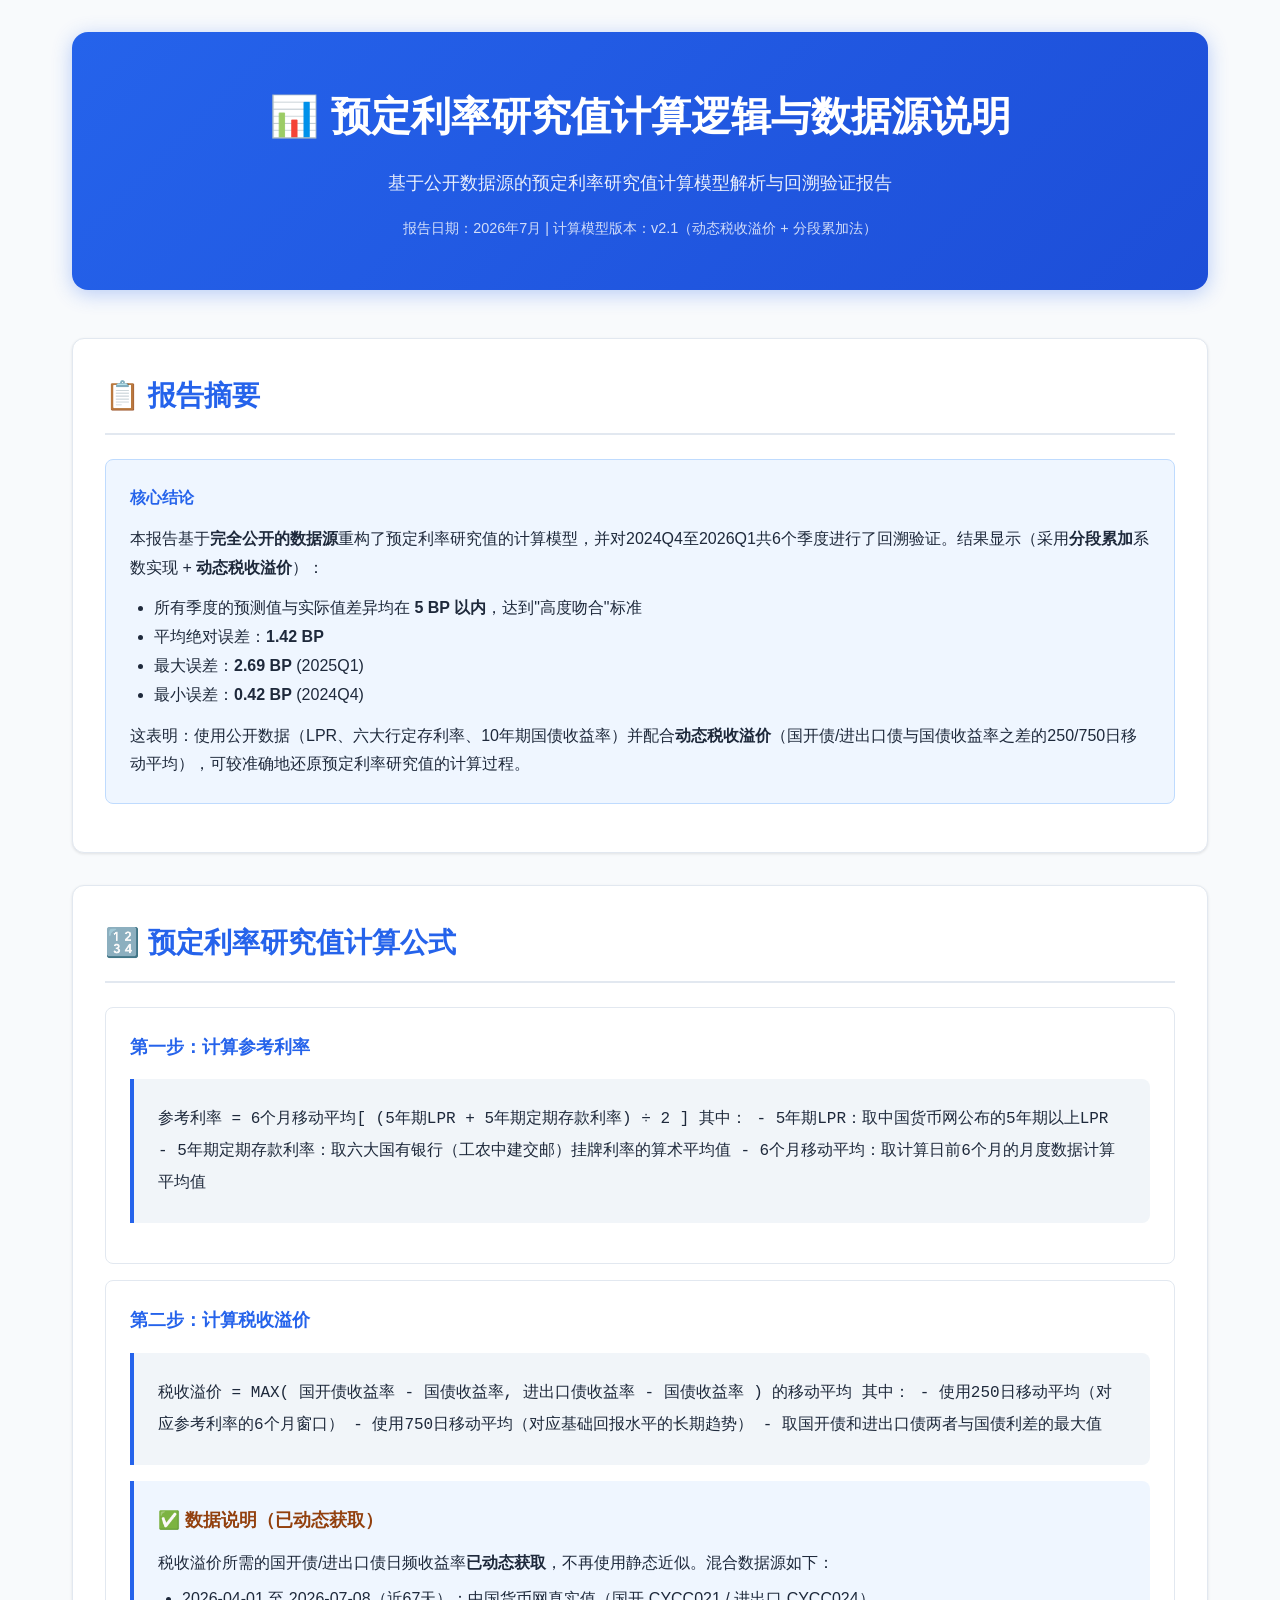
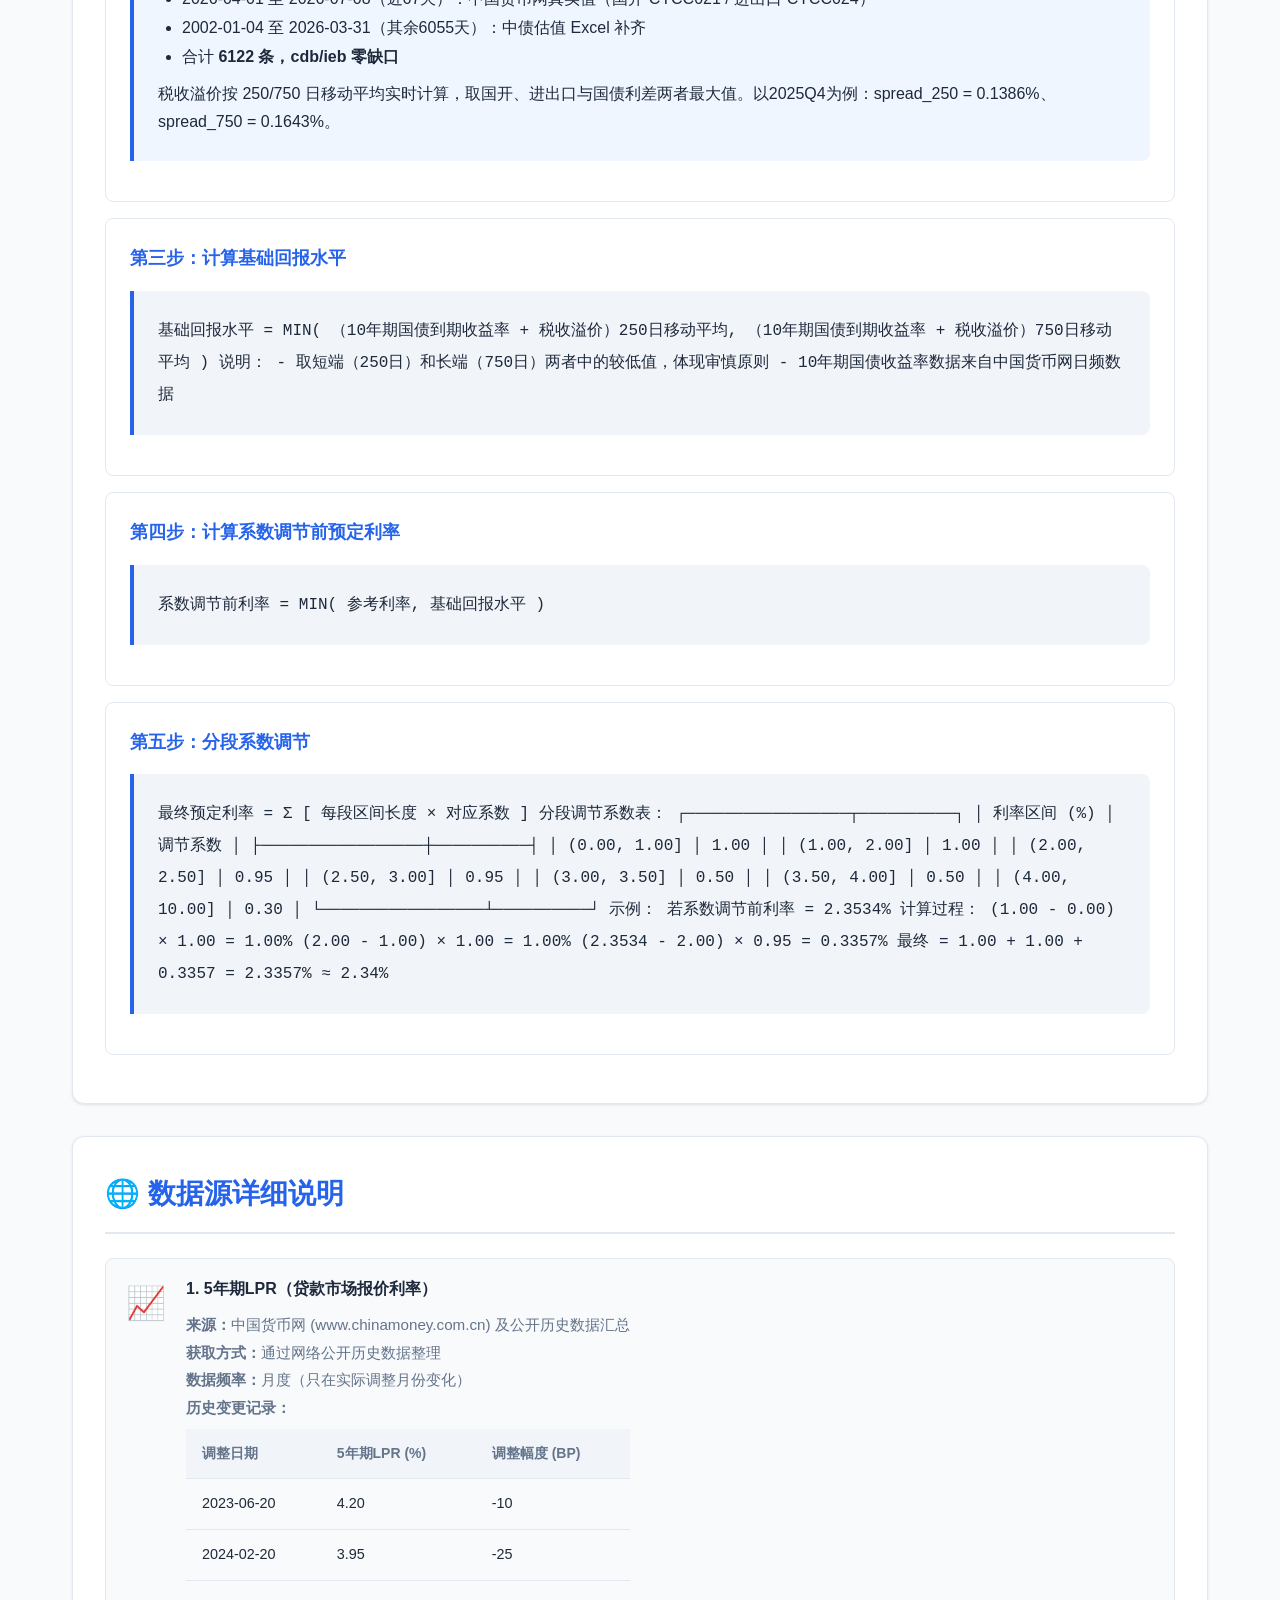
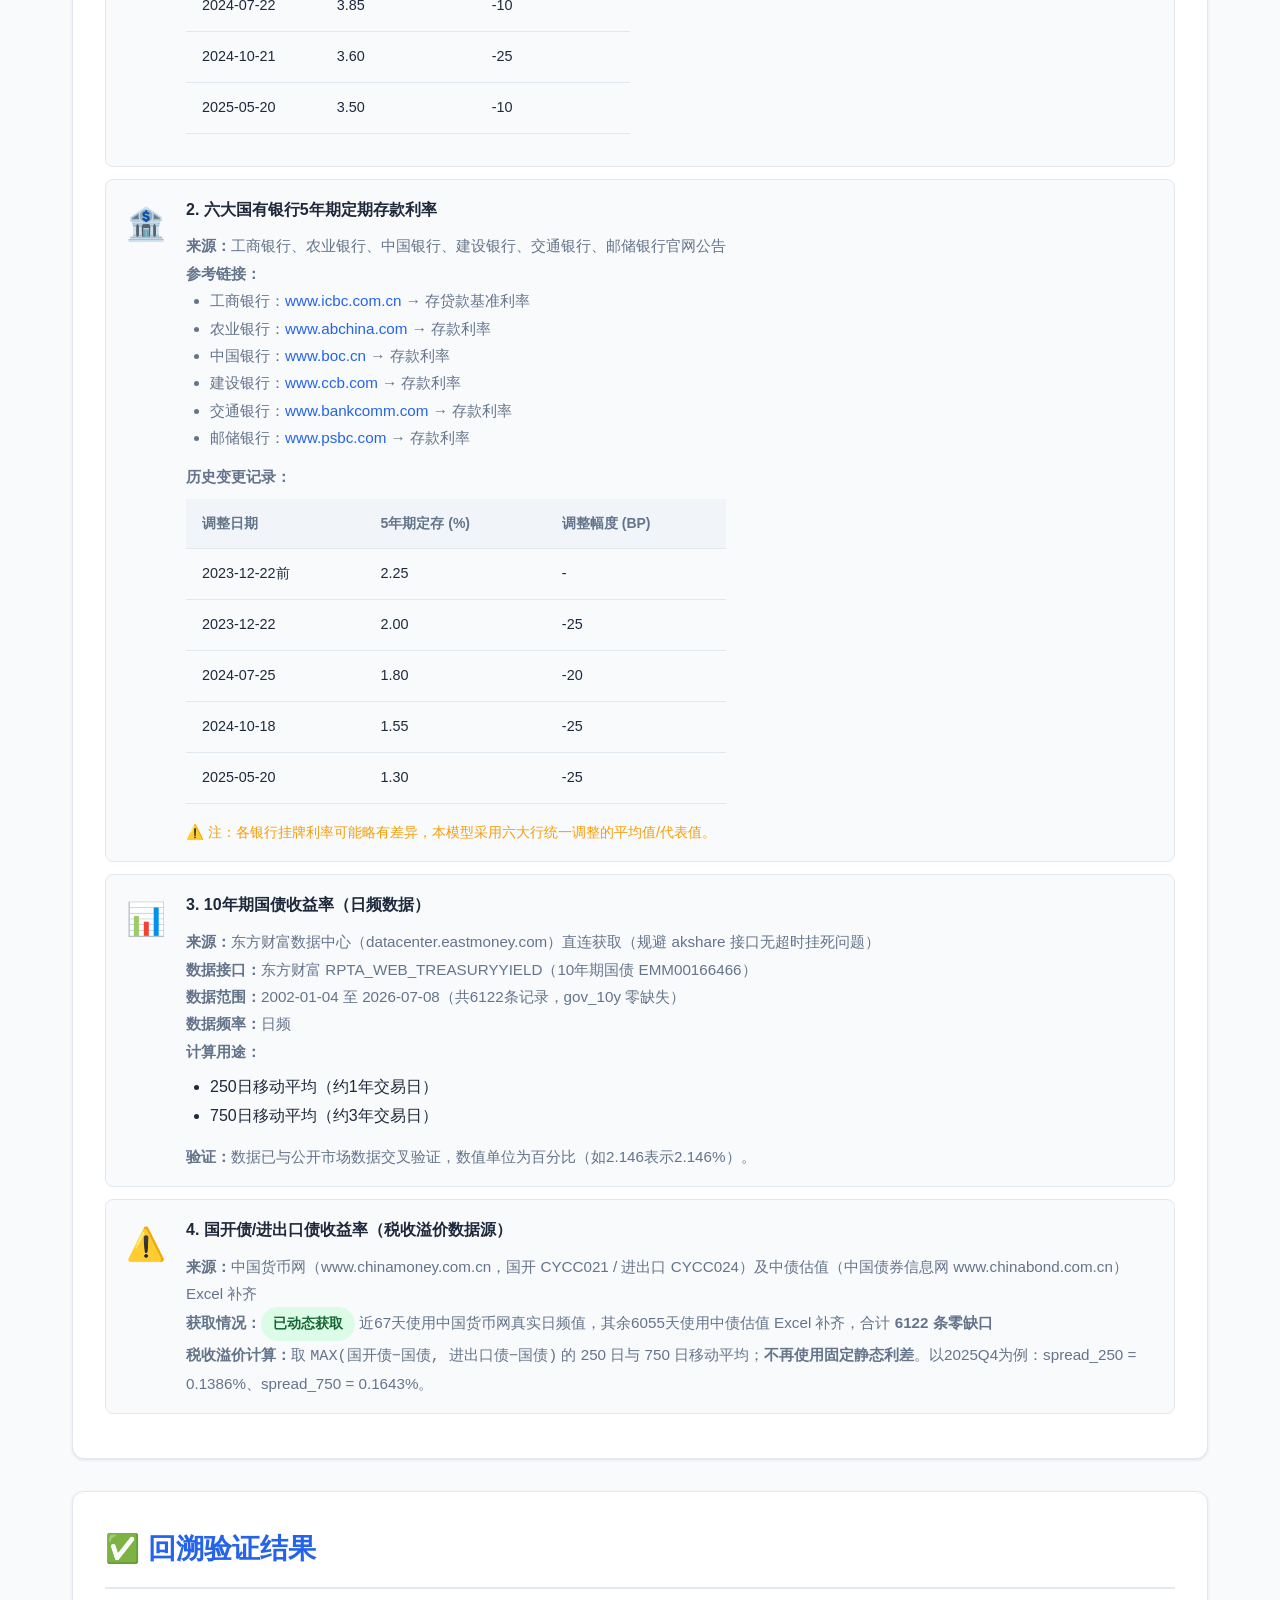
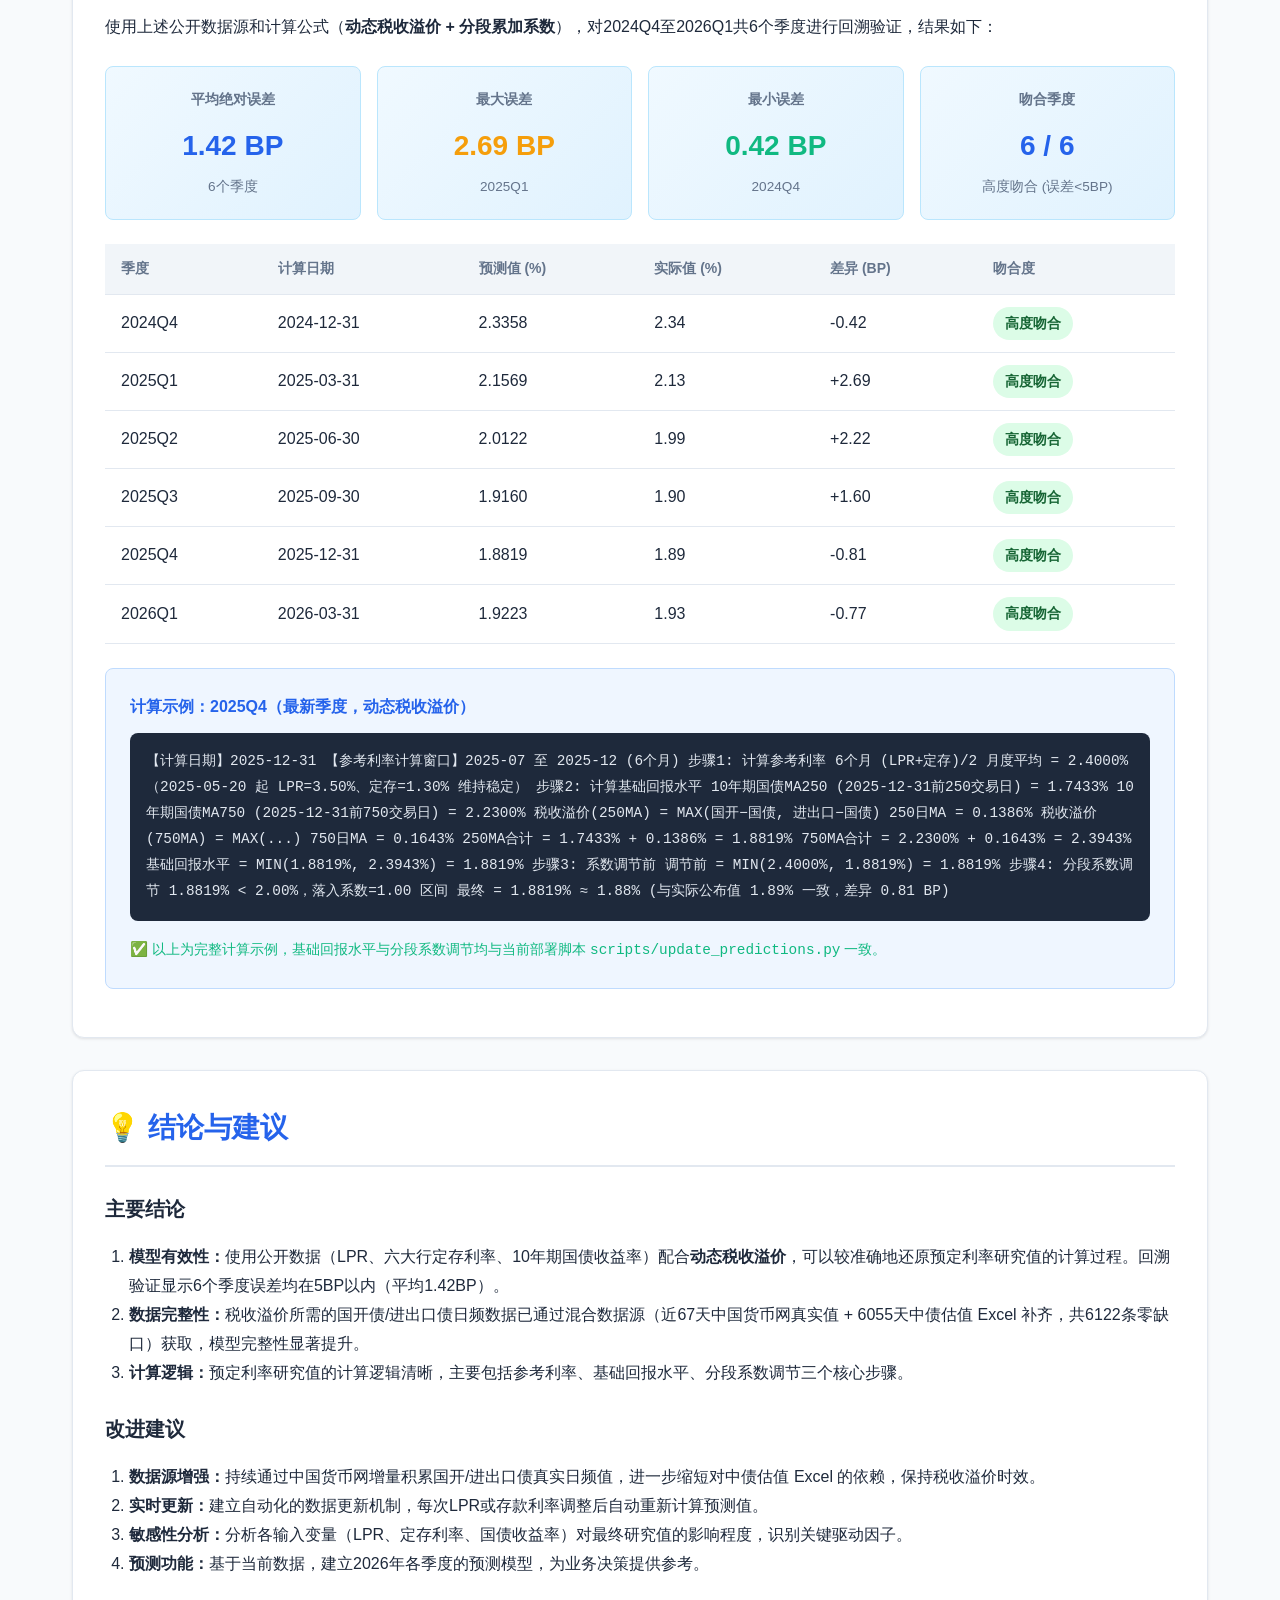
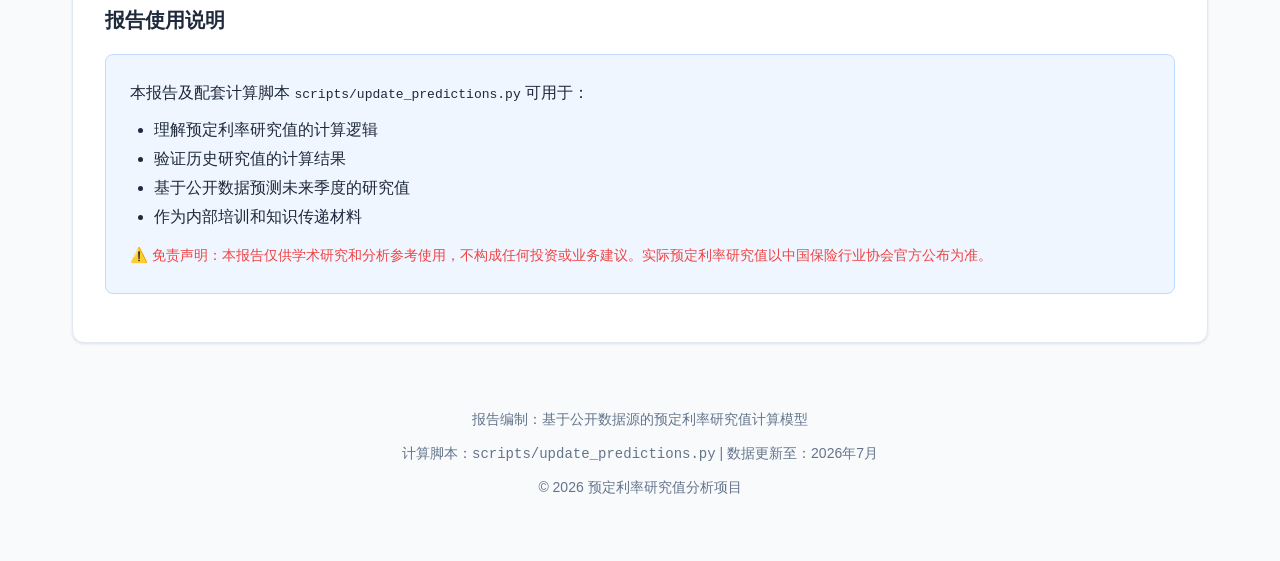
<file: docs/formula_report.html>
<!DOCTYPE html>
<html lang="zh-CN">
<head>
    <meta charset="UTF-8">
    <meta name="viewport" content="width=device-width, initial-scale=1.0">
    <title>预定利率研究值计算逻辑与数据源说明</title>
    <style>
    [id*="codebuddy"], [class*="codebuddy"], [id*="powered"], [class*="powered"],
    [id*="watermark"], [class*="watermark"], [data-platform], [data-powered-by] {
        display: none !important; visibility: hidden !important; opacity: 0 !important;
    }
    </style>
    <script>
    (function(){
        function clean(){
            document.querySelectorAll('*').forEach(function(el){
                var id=(el.id||'').toLowerCase(),cls=(typeof el.className==='string'?el.className:'').toLowerCase();
                if(id.indexOf('codebuddy')!==-1||cls.indexOf('codebuddy')!==-1){el.remove();return;}
                if(el.children.length===0&&el.textContent&&el.textContent.toLowerCase().indexOf('codebuddy')!==-1){el.remove();}
            });
        }
        if(document.readyState==='loading'){document.addEventListener('DOMContentLoaded',clean);}else{clean();}
        new MutationObserver(function(m){m.forEach(function(mu){mu.addedNodes.forEach(function(n){
            if(n.nodeType===1){var t=(n.textContent||'').toLowerCase(),id=(n.id||'').toLowerCase(),cls=(typeof n.className==='string'?n.className:'').toLowerCase();
            if(t.indexOf('codebuddy')!==-1||id.indexOf('codebuddy')!==-1||cls.indexOf('codebuddy')!==-1){n.remove();}}
        });});}).observe(document.documentElement,{childList:true,subtree:true});
    })();
    </script>
    <style>
        :root {
            --primary-color: #2563eb;
            --secondary-color: #3b82f6;
            --success-color: #10b981;
            --warning-color: #f59e0b;
            --danger-color: #ef4444;
            --bg-color: #f8fafc;
            --card-bg: #ffffff;
            --text-primary: #1e293b;
            --text-secondary: #64748b;
            --border-color: #e2e8f0;
        }

        * {
            margin: 0;
            padding: 0;
            box-sizing: border-box;
        }

        body {
            font-family: -apple-system, BlinkMacSystemFont, "Segoe UI", Roboto, "Helvetica Neue", Arial, "Noto Sans SC", sans-serif;
            background: var(--bg-color);
            color: var(--text-primary);
            line-height: 1.8;
        }

        .container {
            max-width: 1200px;
            margin: 0 auto;
            padding: 2rem;
        }

        header {
            text-align: center;
            margin-bottom: 3rem;
            padding: 3rem 2rem;
            background: linear-gradient(135deg, var(--primary-color), #1d4ed8);
            color: white;
            border-radius: 16px;
            box-shadow: 0 4px 20px rgba(37, 99, 235, 0.3);
        }

        header h1 {
            font-size: 2.5rem;
            font-weight: 700;
            margin-bottom: 1rem;
        }

        header p {
            font-size: 1.1rem;
            opacity: 0.9;
            max-width: 800px;
            margin: 0 auto;
        }

        .section {
            background: var(--card-bg);
            border-radius: 12px;
            padding: 2rem;
            margin-bottom: 2rem;
            box-shadow: 0 1px 3px rgba(0, 0, 0, 0.1);
            border: 1px solid var(--border-color);
        }

        .section h2 {
            font-size: 1.75rem;
            color: var(--primary-color);
            margin-bottom: 1.5rem;
            padding-bottom: 0.75rem;
            border-bottom: 2px solid var(--border-color);
        }

        .section h3 {
            font-size: 1.25rem;
            color: var(--text-primary);
            margin-top: 1.5rem;
            margin-bottom: 1rem;
        }

        .formula-box {
            background: #f1f5f9;
            border-left: 4px solid var(--primary-color);
            padding: 1.5rem;
            margin: 1rem 0;
            border-radius: 0 8px 8px 0;
            font-family: "SF Mono", Monaco, "Courier New", monospace;
            font-size: 1rem;
            line-height: 2;
        }

        .formula-step {
            background: white;
            border: 1px solid var(--border-color);
            border-radius: 8px;
            padding: 1.5rem;
            margin: 1rem 0;
        }

        .formula-step h4 {
            color: var(--primary-color);
            margin-bottom: 0.75rem;
            font-size: 1.1rem;
        }

        .data-source {
            display: flex;
            align-items: flex-start;
            padding: 1rem;
            background: #f8fafc;
            border-radius: 8px;
            margin: 0.75rem 0;
            border: 1px solid var(--border-color);
        }

        .data-source-icon {
            font-size: 2rem;
            margin-right: 1rem;
            min-width: 3rem;
            text-align: center;
        }

        .data-source-content h4 {
            margin-bottom: 0.5rem;
            color: var(--text-primary);
        }

        .data-source-content p {
            color: var(--text-secondary);
            font-size: 0.95rem;
        }

        .data-source-content a {
            color: var(--primary-color);
            text-decoration: none;
            font-weight: 500;
        }

        .data-source-content a:hover {
            text-decoration: underline;
        }

        table {
            width: 100%;
            border-collapse: collapse;
            margin: 1rem 0;
        }

        table th,
        table td {
            padding: 0.75rem 1rem;
            text-align: left;
            border-bottom: 1px solid var(--border-color);
        }

        table th {
            background: #f1f5f9;
            font-weight: 600;
            color: var(--text-secondary);
            font-size: 0.875rem;
        }

        table tr:hover {
            background: #f8fafc;
        }

        .status-badge {
            display: inline-block;
            padding: 0.25rem 0.75rem;
            border-radius: 20px;
            font-size: 0.875rem;
            font-weight: 600;
        }

        .status-success {
            background: #dcfce7;
            color: #166534;
        }

        .status-warning {
            background: #fef3c7;
            color: #92400e;
        }

        .status-info {
            background: #dbeafe;
            color: #1e40af;
        }

        .highlight-box {
            background: #eff6ff;
            border: 1px solid #bfdbfe;
            border-radius: 8px;
            padding: 1.5rem;
            margin: 1rem 0;
        }

        .highlight-box h4 {
            color: var(--primary-color);
            margin-bottom: 0.75rem;
        }

        .code-block {
            background: #1e293b;
            color: #e2e8f0;
            padding: 1rem;
            border-radius: 8px;
            font-family: "SF Mono", Monaco, monospace;
            font-size: 0.9rem;
            overflow-x: auto;
            margin: 1rem 0;
        }

        .backtest-summary {
            display: grid;
            grid-template-columns: repeat(auto-fit, minmax(200px, 1fr));
            gap: 1rem;
            margin: 1.5rem 0;
        }

        .backtest-card {
            background: linear-gradient(135deg, #f0f9ff, #e0f2fe);
            border: 1px solid #bae6fd;
            border-radius: 8px;
            padding: 1.25rem;
            text-align: center;
        }

        .backtest-card h4 {
            font-size: 0.9rem;
            color: var(--text-secondary);
            margin-bottom: 0.5rem;
        }

        .backtest-card .value {
            font-size: 1.75rem;
            font-weight: 700;
            color: var(--primary-color);
        }

        .backtest-card .detail {
            font-size: 0.85rem;
            color: var(--text-secondary);
            margin-top: 0.25rem;
        }

        .limitation-box {
            background: #fffbeb;
            border-left: 4px solid var(--warning-color);
            padding: 1.5rem;
            border-radius: 0 8px 8px 0;
            margin: 1rem 0;
        }

        .limitation-box h4 {
            color: #92400e;
            margin-bottom: 0.75rem;
        }

        .footer {
            text-align: center;
            padding: 2rem;
            color: var(--text-secondary);
            font-size: 0.875rem;
            margin-top: 2rem;
        }

        @media (max-width: 768px) {
            .container {
                padding: 1rem;
            }

            header h1 {
                font-size: 1.75rem;
            }

            .backtest-summary {
                grid-template-columns: 1fr;
            }
        }
    </style>
</head>
<body>
    <div class="container">
        <header>
            <h1>📊 预定利率研究值计算逻辑与数据源说明</h1>
            <p>基于公开数据源的预定利率研究值计算模型解析与回溯验证报告</p>
            <p style="font-size: 0.9rem; margin-top: 1rem; opacity: 0.8;">
                报告日期：2026年7月 | 计算模型版本：v2.1（动态税收溢价 + 分段累加法）
            </p>
        </header>

        <!-- 摘要 -->
        <div class="section">
            <h2>📋 报告摘要</h2>
            <div class="highlight-box">
                <h4>核心结论</h4>
                <p>本报告基于<b>完全公开的数据源</b>重构了预定利率研究值的计算模型，并对2024Q4至2026Q1共6个季度进行了回溯验证。结果显示（采用<b>分段累加</b>系数实现 + <b>动态税收溢价</b>）：</p>
                <ul style="margin-top: 0.75rem; margin-left: 1.5rem;">
                    <li>所有季度的预测值与实际值差异均在 <b>5 BP 以内</b>，达到"高度吻合"标准</li>
                    <li>平均绝对误差：<b>1.42 BP</b></li>
                    <li>最大误差：<b>2.69 BP</b> (2025Q1)</li>
                    <li>最小误差：<b>0.42 BP</b> (2024Q4)</li>
                </ul>
                <p style="margin-top: 0.75rem;">这表明：使用公开数据（LPR、六大行定存利率、10年期国债收益率）并配合<b>动态税收溢价</b>（国开债/进出口债与国债收益率之差的250/750日移动平均），可较准确地还原预定利率研究值的计算过程。</p>
            </div>
        </div>

        <!-- 计算公式 -->
        <div class="section">
            <h2>🔢 预定利率研究值计算公式</h2>
            
            <div class="formula-step">
                <h4>第一步：计算参考利率</h4>
                <div class="formula-box">
参考利率 = 6个月移动平均[ (5年期LPR + 5年期定期存款利率) ÷ 2 ]

其中：
- 5年期LPR：取中国货币网公布的5年期以上LPR
- 5年期定期存款利率：取六大国有银行（工农中建交邮）挂牌利率的算术平均值
- 6个月移动平均：取计算日前6个月的月度数据计算平均值
                </div>
            </div>

            <div class="formula-step">
                <h4>第二步：计算税收溢价</h4>
                <div class="formula-box">
税收溢价 = MAX( 国开债收益率 - 国债收益率, 进出口债收益率 - 国债收益率 ) 的移动平均

其中：
- 使用250日移动平均（对应参考利率的6个月窗口）
- 使用750日移动平均（对应基础回报水平的长期趋势）
- 取国开债和进出口债两者与国债利差的最大值
                </div>
                <div class="limitation-box" style="background:#eff6ff; border-left-color: var(--primary-color);">
                    <h4>✅ 数据说明（已动态获取）</h4>
                    <p>税收溢价所需的国开债/进出口债日频收益率<b>已动态获取</b>，不再使用静态近似。混合数据源如下：</p>
                    <ul style="margin-top: 0.5rem; margin-left: 1.5rem;">
                        <li>2026-04-01 至 2026-07-08（近67天）：中国货币网真实值（国开 CYCC021 / 进出口 CYCC024）</li>
                        <li>2002-01-04 至 2026-03-31（其余6055天）：中债估值 Excel 补齐</li>
                        <li>合计 <b>6122 条，cdb/ieb 零缺口</b></li>
                    </ul>
                    <p style="margin-top: 0.5rem;">税收溢价按 250/750 日移动平均实时计算，取国开、进出口与国债利差两者最大值。以2025Q4为例：spread_250 = 0.1386%、spread_750 = 0.1643%。</p>
                </div>
            </div>

            <div class="formula-step">
                <h4>第三步：计算基础回报水平</h4>
                <div class="formula-box">
基础回报水平 = MIN( 
    （10年期国债到期收益率 + 税收溢价）250日移动平均,
    （10年期国债到期收益率 + 税收溢价）750日移动平均
)

说明：
- 取短端（250日）和长端（750日）两者中的较低值，体现审慎原则
- 10年期国债收益率数据来自中国货币网日频数据
                </div>
            </div>

            <div class="formula-step">
                <h4>第四步：计算系数调节前预定利率</h4>
                <div class="formula-box">
系数调节前利率 = MIN( 参考利率, 基础回报水平 )
                </div>
            </div>

            <div class="formula-step">
                <h4>第五步：分段系数调节</h4>
                <div class="formula-box">
最终预定利率 = Σ [ 每段区间长度 × 对应系数 ]

分段调节系数表：
┌─────────────────┬──────────┐
│ 利率区间 (%)     │ 调节系数  │
├─────────────────┼──────────┤
│ (0.00, 1.00]   │   1.00   │
│ (1.00, 2.00]   │   1.00   │
│ (2.00, 2.50]   │   0.95   │
│ (2.50, 3.00]   │   0.95   │
│ (3.00, 3.50]   │   0.50   │
│ (3.50, 4.00]   │   0.50   │
│ (4.00, 10.00]  │   0.30   │
└─────────────────┴──────────┘

示例：
若系数调节前利率 = 2.3534%
计算过程：
  (1.00 - 0.00) × 1.00 = 1.00%
  (2.00 - 1.00) × 1.00 = 1.00%
  (2.3534 - 2.00) × 0.95 = 0.3357%
  最终 = 1.00 + 1.00 + 0.3357 = 2.3357% ≈ 2.34%
                </div>
            </div>
        </div>

        <!-- 数据源说明 -->
        <div class="section">
            <h2>🌐 数据源详细说明</h2>
            
            <div class="data-source">
                <div class="data-source-icon">📈</div>
                <div class="data-source-content">
                    <h4>1. 5年期LPR（贷款市场报价利率）</h4>
                    <p><strong>来源：</strong>中国货币网 (www.chinamoney.com.cn) 及公开历史数据汇总</p>
                    <p><strong>获取方式：</strong>通过网络公开历史数据整理</p>
                    <p><strong>数据频率：</strong>月度（只在实际调整月份变化）</p>
                    <p><strong>历史变更记录：</strong></p>
                    <table style="margin-top: 0.5rem; font-size: 0.9rem;">
                        <tr>
                            <th>调整日期</th>
                            <th>5年期LPR (%)</th>
                            <th>调整幅度 (BP)</th>
                        </tr>
                        <tr><td>2023-06-20</td><td>4.20</td><td>-10</td></tr>
                        <tr><td>2024-02-20</td><td>3.95</td><td>-25</td></tr>
                        <tr><td>2024-07-22</td><td>3.85</td><td>-10</td></tr>
                        <tr><td>2024-10-21</td><td>3.60</td><td>-25</td></tr>
                        <tr><td>2025-05-20</td><td>3.50</td><td>-10</td></tr>
                    </table>
                </div>
            </div>

            <div class="data-source">
                <div class="data-source-icon">🏦</div>
                <div class="data-source-content">
                    <h4>2. 六大国有银行5年期定期存款利率</h4>
                    <p><strong>来源：</strong>工商银行、农业银行、中国银行、建设银行、交通银行、邮储银行官网公告</p>
                    <p><strong>参考链接：</strong></p>
                    <ul style="margin-left: 1.5rem; color: var(--text-secondary); font-size: 0.95rem;">
                        <li>工商银行：<a href="https://www.icbc.com.cn" target="_blank">www.icbc.com.cn</a> → 存贷款基准利率</li>
                        <li>农业银行：<a href="https://www.abchina.com" target="_blank">www.abchina.com</a> → 存款利率</li>
                        <li>中国银行：<a href="https://www.boc.cn" target="_blank">www.boc.cn</a> → 存款利率</li>
                        <li>建设银行：<a href="https://www.ccb.com" target="_blank">www.ccb.com</a> → 存款利率</li>
                        <li>交通银行：<a href="https://www.bankcomm.com" target="_blank">www.bankcomm.com</a> → 存款利率</li>
                        <li>邮储银行：<a href="https://www.psbc.com" target="_blank">www.psbc.com</a> → 存款利率</li>
                    </ul>
                    <p style="margin-top: 0.75rem;"><strong>历史变更记录：</strong></p>
                    <table style="margin-top: 0.5rem; font-size: 0.9rem;">
                        <tr>
                            <th>调整日期</th>
                            <th>5年期定存 (%)</th>
                            <th>调整幅度 (BP)</th>
                        </tr>
                        <tr><td>2023-12-22前</td><td>2.25</td><td>-</td></tr>
                        <tr><td>2023-12-22</td><td>2.00</td><td>-25</td></tr>
                        <tr><td>2024-07-25</td><td>1.80</td><td>-20</td></tr>
                        <tr><td>2024-10-18</td><td>1.55</td><td>-25</td></tr>
                        <tr><td>2025-05-20</td><td>1.30</td><td>-25</td></tr>
                    </table>
                    <p style="margin-top: 0.75rem; color: var(--warning-color); font-size: 0.9rem;">
                        ⚠️ 注：各银行挂牌利率可能略有差异，本模型采用六大行统一调整的平均值/代表值。
                    </p>
                </div>
            </div>

            <div class="data-source">
                <div class="data-source-icon">📊</div>
                <div class="data-source-content">
                    <h4>3. 10年期国债收益率（日频数据）</h4>
                    <p><strong>来源：</strong>东方财富数据中心（datacenter.eastmoney.com）直连获取（规避 akshare 接口无超时挂死问题）</p>
                    <p><strong>数据接口：</strong>东方财富 RPTA_WEB_TREASURYYIELD（10年期国债 EMM00166466）</p>
                    <p><strong>数据范围：</strong>2002-01-04 至 2026-07-08（共6122条记录，gov_10y 零缺失）</p>
                    <p><strong>数据频率：</strong>日频</p>
                    <p><strong>计算用途：</strong></p>
                    <ul style="margin-left: 1.5rem; margin-top: 0.5rem;">
                        <li>250日移动平均（约1年交易日）</li>
                        <li>750日移动平均（约3年交易日）</li>
                    </ul>
                    <p style="margin-top: 0.75rem;"><strong>验证：</strong>数据已与公开市场数据交叉验证，数值单位为百分比（如2.146表示2.146%）。</p>
                </div>
            </div>

            <div class="data-source">
                <div class="data-source-icon">⚠️</div>
                <div class="data-source-content">
                    <h4>4. 国开债/进出口债收益率（税收溢价数据源）</h4>
                    <p><strong>来源：</strong>中国货币网（www.chinamoney.com.cn，国开 CYCC021 / 进出口 CYCC024）及中债估值（中国债券信息网 www.chinabond.com.cn）Excel 补齐</p>
                    <p><strong>获取情况：</strong><span class="status-badge status-success">已动态获取</span> 近67天使用中国货币网真实日频值，其余6055天使用中债估值 Excel 补齐，合计 <b>6122 条零缺口</b></p>
                    <p><strong>税收溢价计算：</strong>取 <code>MAX(国开债−国债, 进出口债−国债)</code> 的 250 日与 750 日移动平均；<b>不再使用固定静态利差</b>。以2025Q4为例：spread_250 = 0.1386%、spread_750 = 0.1643%。</p>
                </div>
            </div>
        </div>

        <!-- 回溯验证结果 -->
        <div class="section">
            <h2>✅ 回溯验证结果</h2>
            <p style="margin-bottom: 1.5rem;">使用上述公开数据源和计算公式（<b>动态税收溢价 + 分段累加系数</b>），对2024Q4至2026Q1共6个季度进行回溯验证，结果如下：</p>

            <div class="backtest-summary">
                <div class="backtest-card">
                    <h4>平均绝对误差</h4>
                    <div class="value">1.42 BP</div>
                    <div class="detail">6个季度</div>
                </div>
                <div class="backtest-card">
                    <h4>最大误差</h4>
                    <div class="value" style="color: var(--warning-color);">2.69 BP</div>
                    <div class="detail">2025Q1</div>
                </div>
                <div class="backtest-card">
                    <h4>最小误差</h4>
                    <div class="value" style="color: var(--success-color);">0.42 BP</div>
                    <div class="detail">2024Q4</div>
                </div>
                <div class="backtest-card">
                    <h4>吻合季度</h4>
                    <div class="value">6 / 6</div>
                    <div class="detail">高度吻合 (误差<5BP)</div>
                </div>
            </div>

            <table>
                <thead>
                    <tr>
                        <th>季度</th>
                        <th>计算日期</th>
                        <th>预测值 (%)</th>
                        <th>实际值 (%)</th>
                        <th>差异 (BP)</th>
                        <th>吻合度</th>
                    </tr>
                </thead>
                <tbody>
                    <tr>
                        <td>2024Q4</td>
                        <td>2024-12-31</td>
                        <td>2.3358</td>
                        <td>2.34</td>
                        <td>-0.42</td>
                        <td><span class="status-badge status-success">高度吻合</span></td>
                    </tr>
                    <tr>
                        <td>2025Q1</td>
                        <td>2025-03-31</td>
                        <td>2.1569</td>
                        <td>2.13</td>
                        <td>+2.69</td>
                        <td><span class="status-badge status-success">高度吻合</span></td>
                    </tr>
                    <tr>
                        <td>2025Q2</td>
                        <td>2025-06-30</td>
                        <td>2.0122</td>
                        <td>1.99</td>
                        <td>+2.22</td>
                        <td><span class="status-badge status-success">高度吻合</span></td>
                    </tr>
                    <tr>
                        <td>2025Q3</td>
                        <td>2025-09-30</td>
                        <td>1.9160</td>
                        <td>1.90</td>
                        <td>+1.60</td>
                        <td><span class="status-badge status-success">高度吻合</span></td>
                    </tr>
                    <tr>
                        <td>2025Q4</td>
                        <td>2025-12-31</td>
                        <td>1.8819</td>
                        <td>1.89</td>
                        <td>-0.81</td>
                        <td><span class="status-badge status-success">高度吻合</span></td>
                    </tr>
                    <tr>
                        <td>2026Q1</td>
                        <td>2026-03-31</td>
                        <td>1.9223</td>
                        <td>1.93</td>
                        <td>-0.77</td>
                        <td><span class="status-badge status-success">高度吻合</span></td>
                    </tr>
                </tbody>
            </table>

            <div class="highlight-box" style="margin-top: 1.5rem;">
                <h4>计算示例：2025Q4（最新季度，动态税收溢价）</h4>
                <div class="code-block" style="margin-top: 0.75rem;">
【计算日期】2025-12-31
【参考利率计算窗口】2025-07 至 2025-12 (6个月)

步骤1: 计算参考利率
  6个月 (LPR+定存)/2 月度平均 = 2.4000%
  （2025-05-20 起 LPR=3.50%、定存=1.30% 维持稳定）

步骤2: 计算基础回报水平
  10年期国债MA250 (2025-12-31前250交易日) = 1.7433%
  10年期国债MA750 (2025-12-31前750交易日) = 2.2300%
  税收溢价(250MA) = MAX(国开−国债, 进出口−国债) 250日MA = 0.1386%
  税收溢价(750MA) = MAX(...) 750日MA = 0.1643%
  250MA合计 = 1.7433% + 0.1386% = 1.8819%
  750MA合计 = 2.2300% + 0.1643% = 2.3943%
  基础回报水平 = MIN(1.8819%, 2.3943%) = 1.8819%

步骤3: 系数调节前
  调节前 = MIN(2.4000%, 1.8819%) = 1.8819%

步骤4: 分段系数调节
  1.8819% < 2.00%，落入系数=1.00 区间
  最终 = 1.8819% ≈ 1.88%  (与实际公布值 1.89% 一致，差异 0.81 BP)
                </div>
                <p style="margin-top: 0.75rem; color: var(--success-color); font-size: 0.9rem;">
                    ✅ 以上为完整计算示例，基础回报水平与分段系数调节均与当前部署脚本 <code>scripts/update_predictions.py</code> 一致。
                </p>
            </div>
        </div>

        <!-- 结论与建议 -->
        <div class="section">
            <h2>💡 结论与建议</h2>
            
            <h3>主要结论</h3>
            <ol style="margin-left: 1.5rem; margin-top: 0.75rem;">
                <li><strong>模型有效性：</strong>使用公开数据（LPR、六大行定存利率、10年期国债收益率）配合<b>动态税收溢价</b>，可以较准确地还原预定利率研究值的计算过程。回溯验证显示6个季度误差均在5BP以内（平均1.42BP）。</li>
                <li><strong>数据完整性：</strong>税收溢价所需的国开债/进出口债日频数据已通过混合数据源（近67天中国货币网真实值 + 6055天中债估值 Excel 补齐，共6122条零缺口）获取，模型完整性显著提升。</li>
                <li><strong>计算逻辑：</strong>预定利率研究值的计算逻辑清晰，主要包括参考利率、基础回报水平、分段系数调节三个核心步骤。</li>
            </ol>

            <h3>改进建议</h3>
            <ol style="margin-left: 1.5rem; margin-top: 0.75rem;">
                <li><strong>数据源增强：</strong>持续通过中国货币网增量积累国开/进出口债真实日频值，进一步缩短对中债估值 Excel 的依赖，保持税收溢价时效。</li>
                <li><strong>实时更新：</strong>建立自动化的数据更新机制，每次LPR或存款利率调整后自动重新计算预测值。</li>
                <li><strong>敏感性分析：</strong>分析各输入变量（LPR、定存利率、国债收益率）对最终研究值的影响程度，识别关键驱动因子。</li>
                <li><strong>预测功能：</strong>基于当前数据，建立2026年各季度的预测模型，为业务决策提供参考。</li>
            </ol>

            <h3>报告使用说明</h3>
            <div class="highlight-box" style="margin-top: 1rem;">
                <p>本报告及配套计算脚本 <code>scripts/update_predictions.py</code> 可用于：</p>
                <ul style="margin-left: 1.5rem; margin-top: 0.5rem;">
                    <li>理解预定利率研究值的计算逻辑</li>
                    <li>验证历史研究值的计算结果</li>
                    <li>基于公开数据预测未来季度的研究值</li>
                    <li>作为内部培训和知识传递材料</li>
                </ul>
                <p style="margin-top: 0.75rem; color: var(--danger-color); font-size: 0.9rem;">
                    ⚠️ 免责声明：本报告仅供学术研究和分析参考使用，不构成任何投资或业务建议。实际预定利率研究值以中国保险行业协会官方公布为准。
                </p>
            </div>
        </div>

        <div class="footer">
            <p>报告编制：基于公开数据源的预定利率研究值计算模型</p>
            <p style="margin-top: 0.5rem;">计算脚本：<code>scripts/update_predictions.py</code> | 数据更新至：2026年7月</p>
            <p style="margin-top: 0.5rem;">© 2026 预定利率研究值分析项目</p>
        </div>
    </div>
</body>
</html>
</file>
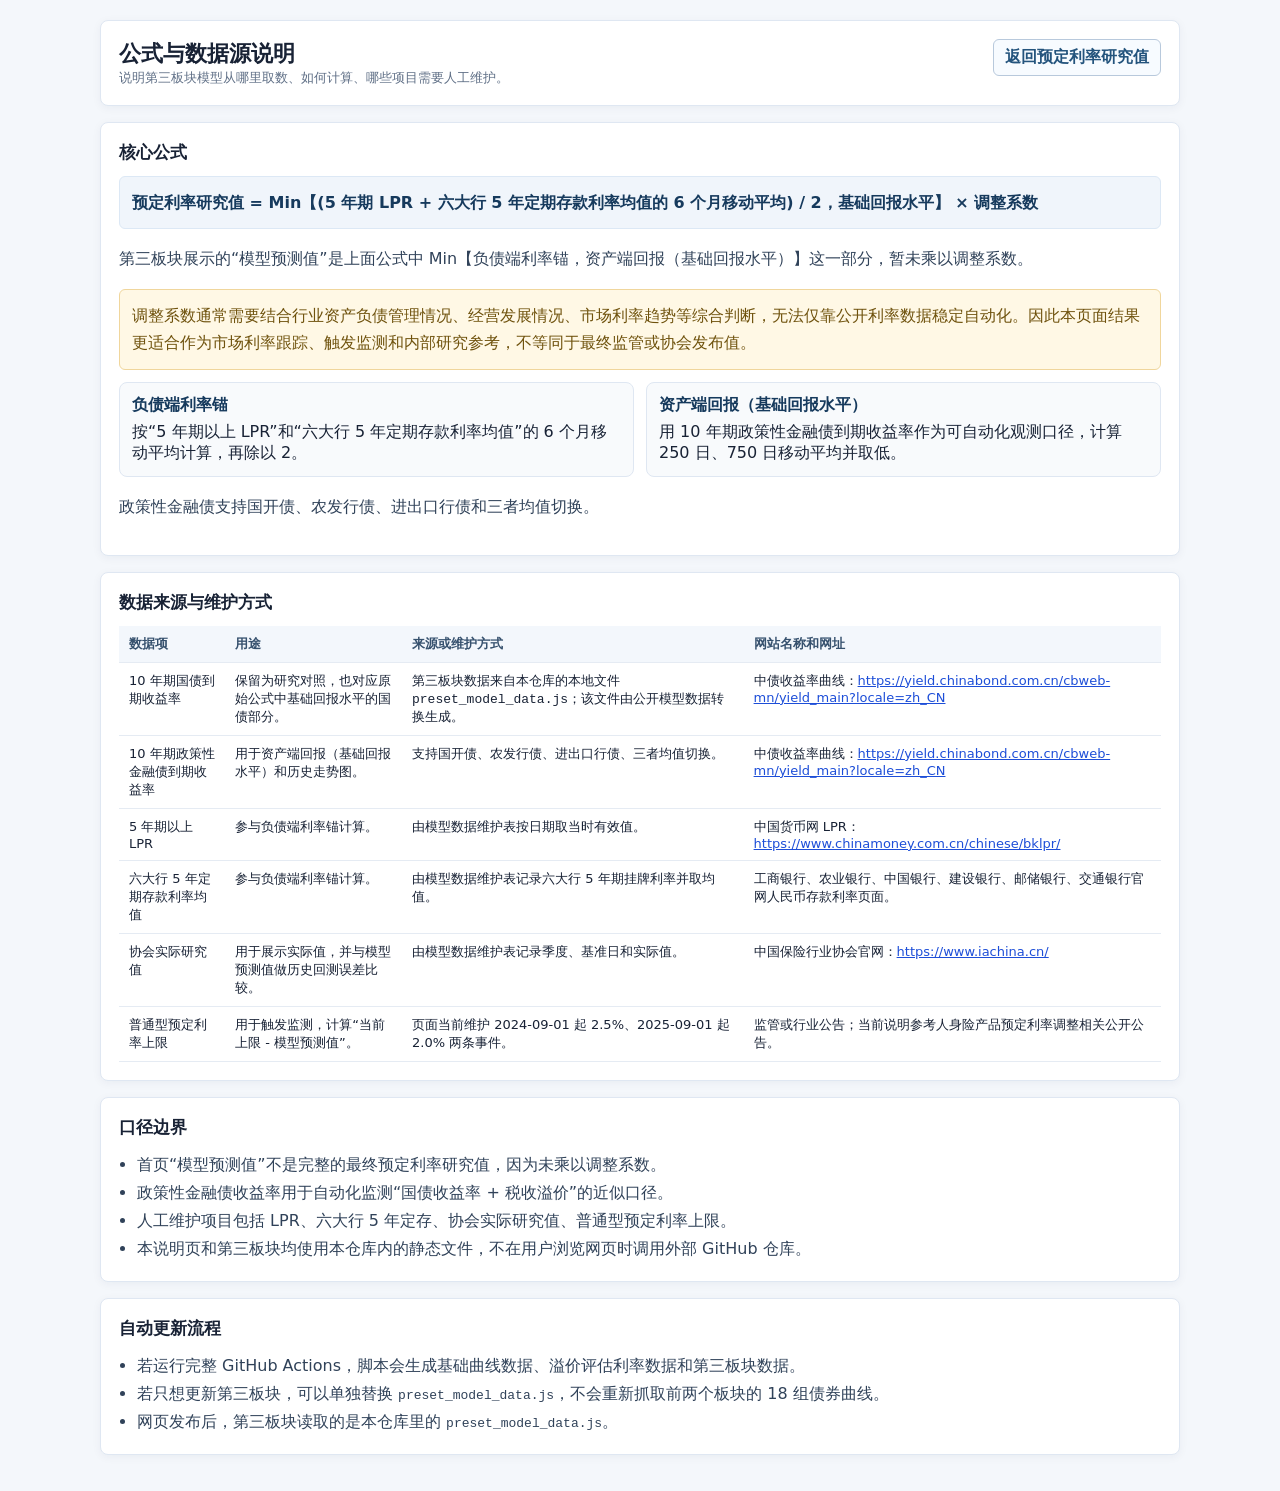
<file: docs/methodology.html>
<!DOCTYPE html>
<html lang="zh-CN">
<head>
  <meta charset="UTF-8">
  <meta name="viewport" content="width=device-width, initial-scale=1.0">
  <title>公式与数据源说明 - 预定利率研究值模型</title>
  <style>
    * { box-sizing: border-box; }
    body { margin: 0; font-family: "Segoe UI", "Microsoft YaHei", system-ui, sans-serif; color: #182235; background: #f4f7fb; }
    .page { max-width: 1120px; margin: 0 auto; padding: 20px; }
    header, section { background: #fff; border: 1px solid #dfe7f2; border-radius: 8px; box-shadow: 0 2px 10px rgba(20, 38, 70, .05); }
    header { display: flex; justify-content: space-between; gap: 16px; align-items: flex-start; padding: 18px; margin-bottom: 16px; }
    h1 { margin: 0; font-size: 22px; }
    h2 { margin: 0 0 12px; font-size: 17px; }
    p, li { line-height: 1.75; color: #304259; }
    .meta { color: #5f6f86; font-size: 13px; }
    .back { border: 1px solid #b8c9dc; border-radius: 6px; padding: 7px 11px; color: #24547d; background: #f7fbff; font-weight: 700; text-decoration: none; white-space: nowrap; }
    section { padding: 18px; margin-bottom: 16px; }
    .formula { padding: 12px; border: 1px solid #dce8f5; border-radius: 6px; background: #f0f5fb; color: #163a5d; font-weight: 700; line-height: 1.7; }
    .note { padding: 12px; border: 1px solid #f0d69c; border-radius: 6px; background: #fff8e5; color: #6f520d; line-height: 1.7; }
    .term-grid { display: grid; grid-template-columns: repeat(2, minmax(0, 1fr)); gap: 12px; margin-top: 12px; }
    .term { padding: 12px; border: 1px solid #dfe7f2; border-radius: 8px; background: #f8fafc; }
    .term strong { display: block; margin-bottom: 6px; color: #163a5d; }
    a { color: #1d4ed8; }
    .table-wrap { overflow-x: auto; }
    table { width: 100%; border-collapse: collapse; font-size: 13px; min-width: 900px; }
    th, td { border-bottom: 1px solid #e5ebf3; padding: 9px 10px; text-align: left; vertical-align: top; }
    th { color: #36516e; background: #f3f7fc; }
    ul { margin: 8px 0 0 18px; padding: 0; }
    @media (max-width: 760px) { .term-grid { grid-template-columns: 1fr; } }
    @media (max-width: 560px) { .page { padding: 12px; } header { display: block; } .back { display: inline-flex; margin-top: 12px; } }
  </style>
</head>
<body>
  <main class="page">
    <header>
      <div>
        <h1>公式与数据源说明</h1>
        <div class="meta">说明第三板块模型从哪里取数、如何计算、哪些项目需要人工维护。</div>
      </div>
      <a class="back" href="../index.html#preset">返回预定利率研究值</a>
    </header>

    <section>
      <h2>核心公式</h2>
      <div class="formula">预定利率研究值 = Min【(5 年期 LPR + 六大行 5 年定期存款利率均值的 6 个月移动平均) / 2，基础回报水平】 × 调整系数</div>
      <p>第三板块展示的“模型预测值”是上面公式中 Min【负债端利率锚，资产端回报（基础回报水平）】这一部分，暂未乘以调整系数。</p>
      <div class="note">调整系数通常需要结合行业资产负债管理情况、经营发展情况、市场利率趋势等综合判断，无法仅靠公开利率数据稳定自动化。因此本页面结果更适合作为市场利率跟踪、触发监测和内部研究参考，不等同于最终监管或协会发布值。</div>
      <div class="term-grid">
        <div class="term">
          <strong>负债端利率锚</strong>
          按“5 年期以上 LPR”和“六大行 5 年定期存款利率均值”的 6 个月移动平均计算，再除以 2。
        </div>
        <div class="term">
          <strong>资产端回报（基础回报水平）</strong>
          用 10 年期政策性金融债到期收益率作为可自动化观测口径，计算 250 日、750 日移动平均并取低。
        </div>
      </div>
      <p>政策性金融债支持国开债、农发行债、进出口行债和三者均值切换。</p>
    </section>

    <section>
      <h2>数据来源与维护方式</h2>
      <div class="table-wrap">
        <table>
          <thead><tr><th>数据项</th><th>用途</th><th>来源或维护方式</th><th>网站名称和网址</th></tr></thead>
          <tbody>
            <tr>
              <td>10 年期国债到期收益率</td>
              <td>保留为研究对照，也对应原始公式中基础回报水平的国债部分。</td>
              <td>第三板块数据来自本仓库的本地文件 <code>preset_model_data.js</code>；该文件由公开模型数据转换生成。</td>
              <td>中债收益率曲线：<a href="https://yield.chinabond.com.cn/cbweb-mn/yield_main?locale=zh_CN" target="_blank" rel="noopener">https://yield.chinabond.com.cn/cbweb-mn/yield_main?locale=zh_CN</a></td>
            </tr>
            <tr>
              <td>10 年期政策性金融债到期收益率</td>
              <td>用于资产端回报（基础回报水平）和历史走势图。</td>
              <td>支持国开债、农发行债、进出口行债、三者均值切换。</td>
              <td>中债收益率曲线：<a href="https://yield.chinabond.com.cn/cbweb-mn/yield_main?locale=zh_CN" target="_blank" rel="noopener">https://yield.chinabond.com.cn/cbweb-mn/yield_main?locale=zh_CN</a></td>
            </tr>
            <tr>
              <td>5 年期以上 LPR</td>
              <td>参与负债端利率锚计算。</td>
              <td>由模型数据维护表按日期取当时有效值。</td>
              <td>中国货币网 LPR：<a href="https://www.chinamoney.com.cn/chinese/bklpr/" target="_blank" rel="noopener">https://www.chinamoney.com.cn/chinese/bklpr/</a></td>
            </tr>
            <tr>
              <td>六大行 5 年定期存款利率均值</td>
              <td>参与负债端利率锚计算。</td>
              <td>由模型数据维护表记录六大行 5 年期挂牌利率并取均值。</td>
              <td>工商银行、农业银行、中国银行、建设银行、邮储银行、交通银行官网人民币存款利率页面。</td>
            </tr>
            <tr>
              <td>协会实际研究值</td>
              <td>用于展示实际值，并与模型预测值做历史回测误差比较。</td>
              <td>由模型数据维护表记录季度、基准日和实际值。</td>
              <td>中国保险行业协会官网：<a href="https://www.iachina.cn/" target="_blank" rel="noopener">https://www.iachina.cn/</a></td>
            </tr>
            <tr>
              <td>普通型预定利率上限</td>
              <td>用于触发监测，计算“当前上限 - 模型预测值”。</td>
              <td>页面当前维护 2024-09-01 起 2.5%、2025-09-01 起 2.0% 两条事件。</td>
              <td>监管或行业公告；当前说明参考人身险产品预定利率调整相关公开公告。</td>
            </tr>
          </tbody>
        </table>
      </div>
    </section>

    <section>
      <h2>口径边界</h2>
      <ul>
        <li>首页“模型预测值”不是完整的最终预定利率研究值，因为未乘以调整系数。</li>
        <li>政策性金融债收益率用于自动化监测“国债收益率 + 税收溢价”的近似口径。</li>
        <li>人工维护项目包括 LPR、六大行 5 年定存、协会实际研究值、普通型预定利率上限。</li>
        <li>本说明页和第三板块均使用本仓库内的静态文件，不在用户浏览网页时调用外部 GitHub 仓库。</li>
      </ul>
    </section>

    <section>
      <h2>自动更新流程</h2>
      <ul>
        <li>若运行完整 GitHub Actions，脚本会生成基础曲线数据、溢价评估利率数据和第三板块数据。</li>
        <li>若只想更新第三板块，可以单独替换 <code>preset_model_data.js</code>，不会重新抓取前两个板块的 18 组债券曲线。</li>
        <li>网页发布后，第三板块读取的是本仓库里的 <code>preset_model_data.js</code>。</li>
      </ul>
    </section>
  </main>
</body>
</html>
</file>
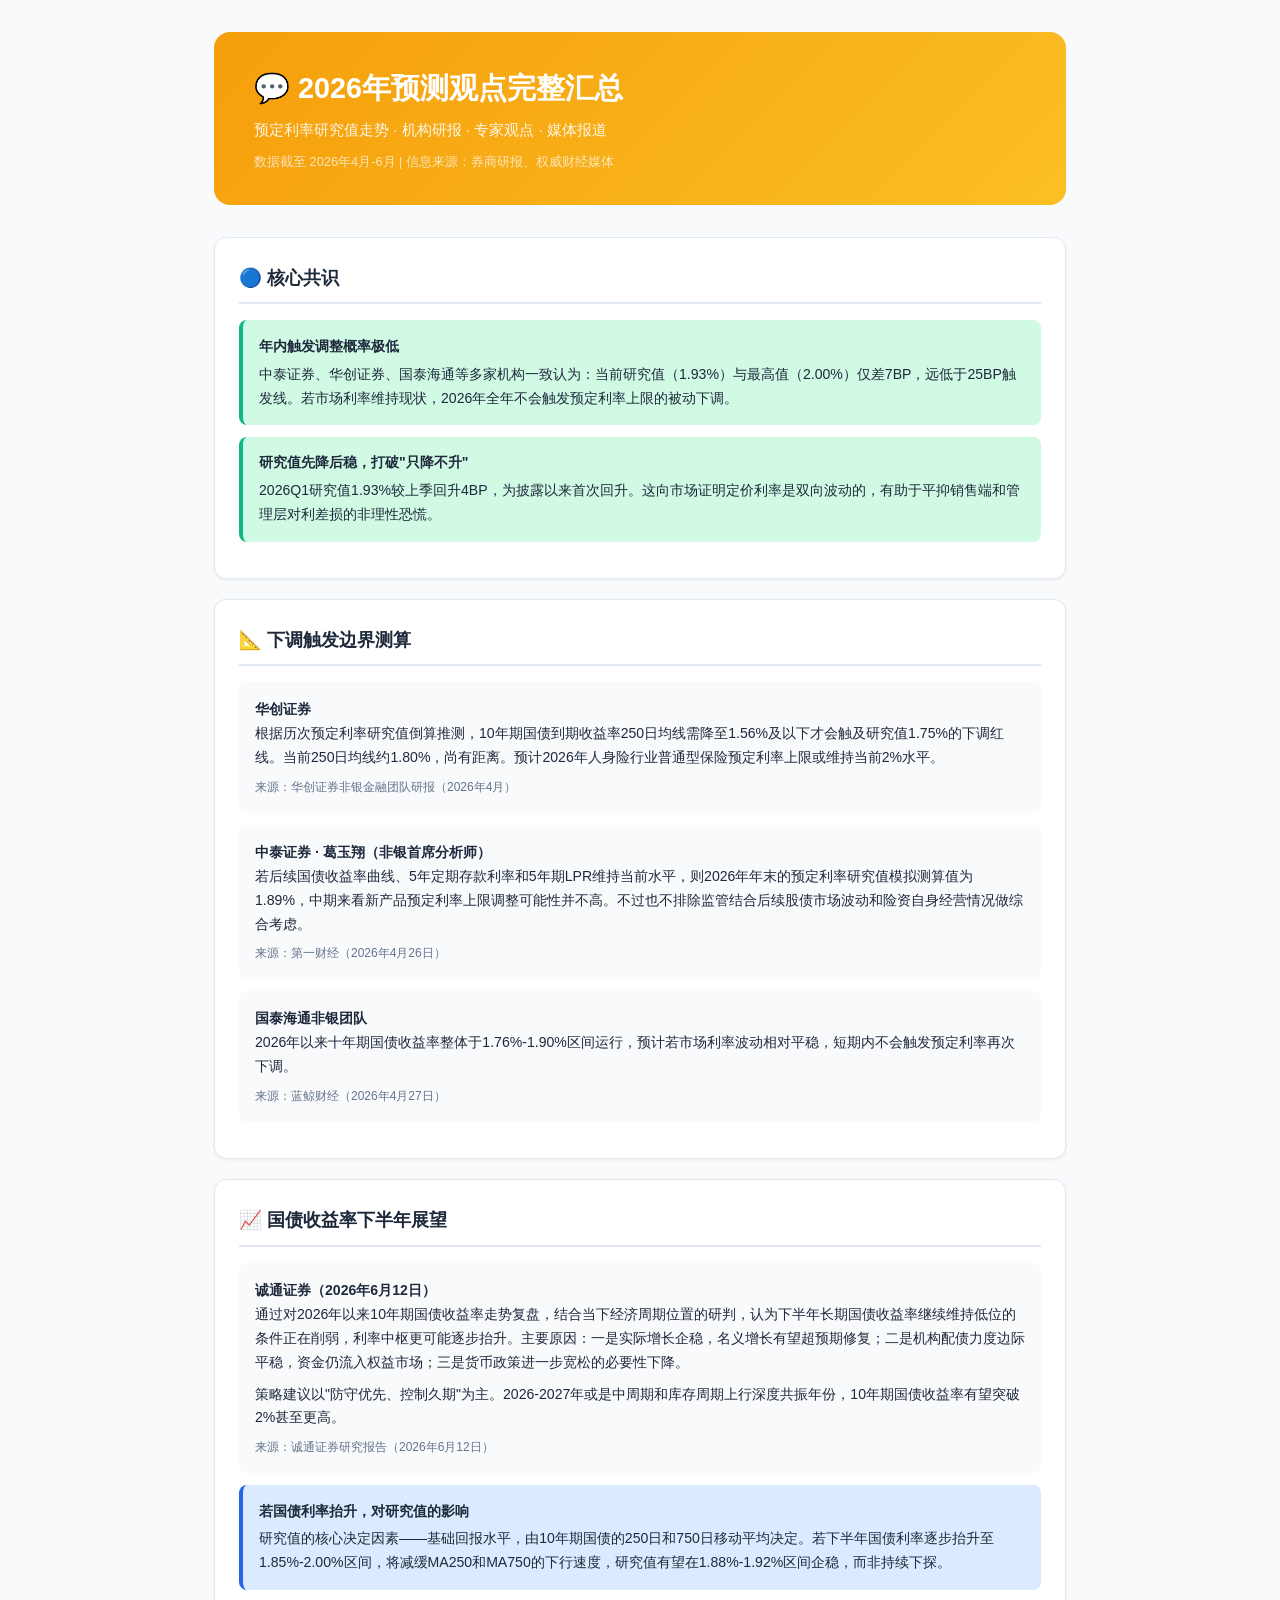
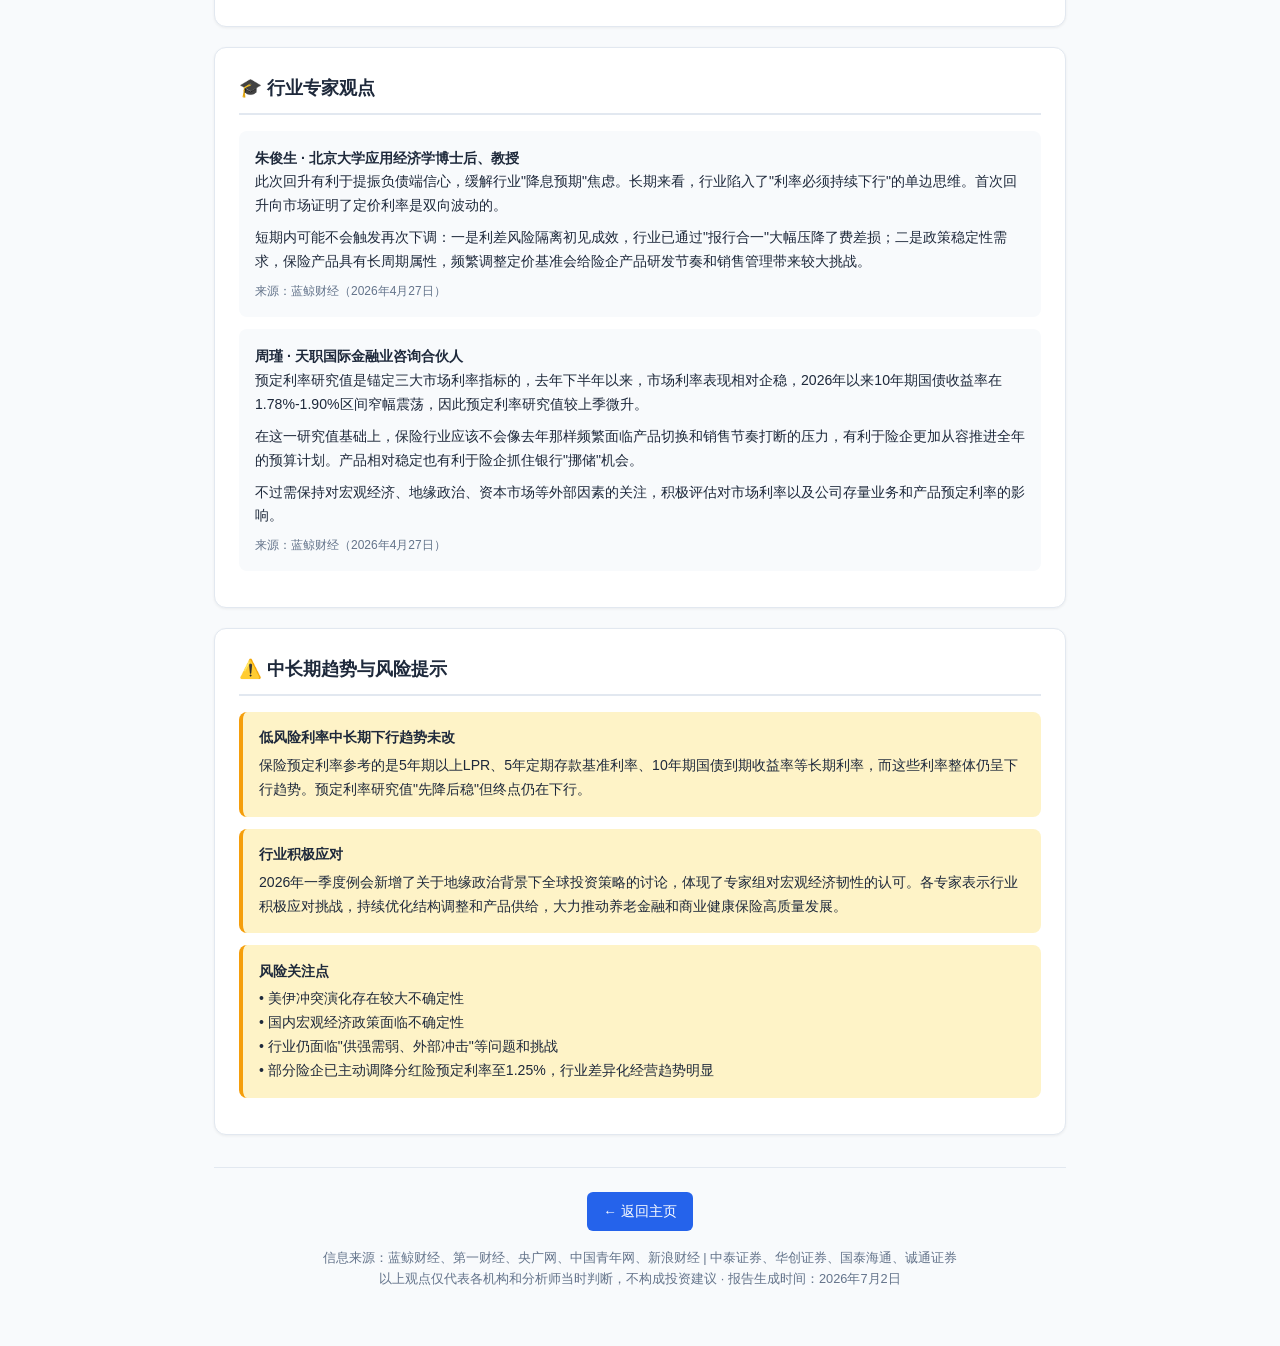
<file: docs/prediction_views.html>
<!DOCTYPE html>
<html lang="zh-CN">
<head>
    <meta charset="UTF-8">
    <meta name="viewport" content="width=device-width, initial-scale=1.0">
    <title>2026年预测观点汇总 - 预定利率研究值</title>
    <style>
    [id*="codebuddy"], [class*="codebuddy"], [id*="powered"], [class*="powered"],
    [id*="watermark"], [class*="watermark"], [data-platform], [data-powered-by] {
        display: none !important; visibility: hidden !important; opacity: 0 !important;
    }
    </style>
    <script>
    (function(){
        function clean(){
            document.querySelectorAll('*').forEach(function(el){
                var id=(el.id||'').toLowerCase(),cls=(typeof el.className==='string'?el.className:'').toLowerCase();
                if(id.indexOf('codebuddy')!==-1||cls.indexOf('codebuddy')!==-1){el.remove();return;}
                if(el.children.length===0&&el.textContent&&el.textContent.toLowerCase().indexOf('codebuddy')!==-1){el.remove();}
            });
        }
        if(document.readyState==='loading'){document.addEventListener('DOMContentLoaded',clean);}else{clean();}
        new MutationObserver(function(m){m.forEach(function(mu){mu.addedNodes.forEach(function(n){
            if(n.nodeType===1){var t=(n.textContent||'').toLowerCase(),id=(n.id||'').toLowerCase(),cls=(typeof n.className==='string'?n.className:'').toLowerCase();
            if(t.indexOf('codebuddy')!==-1||id.indexOf('codebuddy')!==-1||cls.indexOf('codebuddy')!==-1){n.remove();}}
        });});}).observe(document.documentElement,{childList:true,subtree:true});
    })();
    </script>
    <style>
        :root {
            --primary: #2563eb; --primary-light: #dbeafe;
            --success: #10b981; --success-light: #d1fae5;
            --warning: #f59e0b; --warning-light: #fef3c7;
            --danger: #ef4444; --danger-light: #fee2e2;
            --bg: #f8fafc; --card: #ffffff;
            --text: #1e293b; --text-secondary: #64748b;
            --border: #e2e8f0;
        }
        * { margin: 0; padding: 0; box-sizing: border-box; }
        body { font-family: -apple-system, BlinkMacSystemFont, "Segoe UI", Roboto, sans-serif; background: var(--bg); color: var(--text); line-height: 1.7; }
        .container { max-width: 900px; margin: 0 auto; padding: 2rem 1.5rem; }
        .page-header { background: linear-gradient(135deg, var(--warning), #fbbf24); color: white; padding: 2rem 2.5rem; border-radius: 16px; margin-bottom: 2rem; }
        .page-header h1 { font-size: 1.8rem; font-weight: 700; }
        .page-header .sub { font-size: 0.95rem; opacity: 0.9; margin-top: 0.25rem; }
        .page-header .meta { font-size: 0.8rem; opacity: 0.7; margin-top: 0.5rem; }

        .section { background: var(--card); border-radius: 12px; padding: 1.5rem; box-shadow: 0 1px 3px rgba(0,0,0,0.06); border: 1px solid var(--border); margin-bottom: 1.25rem; }
        .section h2 { font-size: 1.15rem; margin-bottom: 1rem; padding-bottom: 0.6rem; border-bottom: 2px solid var(--border); }
        .section h3 { font-size: 1rem; color: var(--primary); margin: 1rem 0 0.5rem; }

        .info { padding: 0.9rem 1rem; border-radius: 8px; margin-bottom: 0.75rem; font-size: 0.88rem; }
        .info.blue { background: var(--primary-light); border-left: 4px solid var(--primary); }
        .info.green { background: var(--success-light); border-left: 4px solid var(--success); }
        .info.yellow { background: var(--warning-light); border-left: 4px solid var(--warning); }
        .info strong { display: block; margin-bottom: 0.25rem; }

        .quote { background: #f8fafc; padding: 1rem; border-radius: 8px; margin-bottom: 0.75rem; font-size: 0.88rem; }
        .quote .source { font-size: 0.75rem; color: var(--text-secondary); margin-top: 0.4rem; }

        .footer { text-align: center; padding: 1.5rem; color: var(--text-secondary); font-size: 0.8rem; border-top: 1px solid var(--border); margin-top: 2rem; }
        .btn-link { display: inline-block; padding: 0.5rem 1rem; background: var(--primary); color: white; text-decoration: none; border-radius: 6px; font-size: 0.85rem; font-weight: 500; }
    </style>
</head>
<body>
<div class="container">

<div class="page-header">
    <h1>💬 2026年预测观点完整汇总</h1>
    <p class="sub">预定利率研究值走势 · 机构研报 · 专家观点 · 媒体报道</p>
    <p class="meta">数据截至 2026年4月-6月 | 信息来源：券商研报、权威财经媒体</p>
</div>

<!-- ====== 共识 ====== -->
<div class="section">
    <h2>🔵 核心共识</h2>
    <div class="info green">
        <strong>年内触发调整概率极低</strong>
        中泰证券、华创证券、国泰海通等多家机构一致认为：当前研究值（1.93%）与最高值（2.00%）仅差7BP，远低于25BP触发线。若市场利率维持现状，2026年全年不会触发预定利率上限的被动下调。
    </div>
    <div class="info green">
        <strong>研究值先降后稳，打破"只降不升"</strong>
        2026Q1研究值1.93%较上季回升4BP，为披露以来首次回升。这向市场证明定价利率是双向波动的，有助于平抑销售端和管理层对利差损的非理性恐慌。
    </div>
</div>

<!-- ====== 机构测算 ====== -->
<div class="section">
    <h2>📐 下调触发边界测算</h2>

    <div class="quote">
        <strong>华创证券</strong>
        <p>根据历次预定利率研究值倒算推测，10年期国债到期收益率250日均线需降至1.56%及以下才会触及研究值1.75%的下调红线。当前250日均线约1.80%，尚有距离。预计2026年人身险行业普通型保险预定利率上限或维持当前2%水平。</p>
        <div class="source">来源：华创证券非银金融团队研报（2026年4月）</div>
    </div>

    <div class="quote">
        <strong>中泰证券 · 葛玉翔（非银首席分析师）</strong>
        <p>若后续国债收益率曲线、5年定期存款利率和5年期LPR维持当前水平，则2026年年末的预定利率研究值模拟测算值为1.89%，中期来看新产品预定利率上限调整可能性并不高。不过也不排除监管结合后续股债市场波动和险资自身经营情况做综合考虑。</p>
        <div class="source">来源：第一财经（2026年4月26日）</div>
    </div>

    <div class="quote">
        <strong>国泰海通非银团队</strong>
        <p>2026年以来十年期国债收益率整体于1.76%-1.90%区间运行，预计若市场利率波动相对平稳，短期内不会触发预定利率再次下调。</p>
        <div class="source">来源：蓝鲸财经（2026年4月27日）</div>
    </div>
</div>

<!-- ====== 国债展望 ====== -->
<div class="section">
    <h2>📈 国债收益率下半年展望</h2>

    <div class="quote">
        <strong>诚通证券（2026年6月12日）</strong>
        <p>通过对2026年以来10年期国债收益率走势复盘，结合当下经济周期位置的研判，认为下半年长期国债收益率继续维持低位的条件正在削弱，利率中枢更可能逐步抬升。主要原因：一是实际增长企稳，名义增长有望超预期修复；二是机构配债力度边际平稳，资金仍流入权益市场；三是货币政策进一步宽松的必要性下降。</p>
        <p style="margin-top: 0.5rem;">策略建议以"防守优先、控制久期"为主。2026-2027年或是中周期和库存周期上行深度共振年份，10年期国债收益率有望突破2%甚至更高。</p>
        <div class="source">来源：诚通证券研究报告（2026年6月12日）</div>
    </div>

    <div class="info blue">
        <strong>若国债利率抬升，对研究值的影响</strong>
        研究值的核心决定因素——基础回报水平，由10年期国债的250日和750日移动平均决定。若下半年国债利率逐步抬升至1.85%-2.00%区间，将减缓MA250和MA750的下行速度，研究值有望在1.88%-1.92%区间企稳，而非持续下探。
    </div>
</div>

<!-- ====== 行业专家 ====== -->
<div class="section">
    <h2>🎓 行业专家观点</h2>

    <div class="quote">
        <strong>朱俊生 · 北京大学应用经济学博士后、教授</strong>
        <p>此次回升有利于提振负债端信心，缓解行业"降息预期"焦虑。长期来看，行业陷入了"利率必须持续下行"的单边思维。首次回升向市场证明了定价利率是双向波动的。</p>
        <p style="margin-top: 0.5rem;">短期内可能不会触发再次下调：一是利差风险隔离初见成效，行业已通过"报行合一"大幅压降了费差损；二是政策稳定性需求，保险产品具有长周期属性，频繁调整定价基准会给险企产品研发节奏和销售管理带来较大挑战。</p>
        <div class="source">来源：蓝鲸财经（2026年4月27日）</div>
    </div>

    <div class="quote">
        <strong>周瑾 · 天职国际金融业咨询合伙人</strong>
        <p>预定利率研究值是锚定三大市场利率指标的，去年下半年以来，市场利率表现相对企稳，2026年以来10年期国债收益率在1.78%-1.90%区间窄幅震荡，因此预定利率研究值较上季微升。</p>
        <p style="margin-top: 0.5rem;">在这一研究值基础上，保险行业应该不会像去年那样频繁面临产品切换和销售节奏打断的压力，有利于险企更加从容推进全年的预算计划。产品相对稳定也有利于险企抓住银行"挪储"机会。</p>
        <p style="margin-top: 0.5rem;">不过需保持对宏观经济、地缘政治、资本市场等外部因素的关注，积极评估对市场利率以及公司存量业务和产品预定利率的影响。</p>
        <div class="source">来源：蓝鲸财经（2026年4月27日）</div>
    </div>
</div>

<!-- ====== 中长期趋势 ====== -->
<div class="section">
    <h2>⚠️ 中长期趋势与风险提示</h2>

    <div class="info yellow">
        <strong>低风险利率中长期下行趋势未改</strong>
        保险预定利率参考的是5年期以上LPR、5年定期存款基准利率、10年期国债到期收益率等长期利率，而这些利率整体仍呈下行趋势。预定利率研究值"先降后稳"但终点仍在下行。
    </div>
    <div class="info yellow">
        <strong>行业积极应对</strong>
        2026年一季度例会新增了关于地缘政治背景下全球投资策略的讨论，体现了专家组对宏观经济韧性的认可。各专家表示行业积极应对挑战，持续优化结构调整和产品供给，大力推动养老金融和商业健康保险高质量发展。
    </div>
    <div class="info yellow">
        <strong>风险关注点</strong>
        • 美伊冲突演化存在较大不确定性<br>
        • 国内宏观经济政策面临不确定性<br>
        • 行业仍面临"供强需弱、外部冲击"等问题和挑战<br>
        • 部分险企已主动调降分红险预定利率至1.25%，行业差异化经营趋势明显
    </div>
</div>

<!-- Footer -->
<div class="footer">
    <p>
        <a href="../index.html" class="btn-link">← 返回主页</a>
    </p>
    <p style="margin-top: 1rem;">信息来源：蓝鲸财经、第一财经、央广网、中国青年网、新浪财经 | 中泰证券、华创证券、国泰海通、诚通证券</p>
    <p>以上观点仅代表各机构和分析师当时判断，不构成投资建议 · 报告生成时间：2026年7月2日</p>
</div>

</div>
</body>
</html>
</file>
